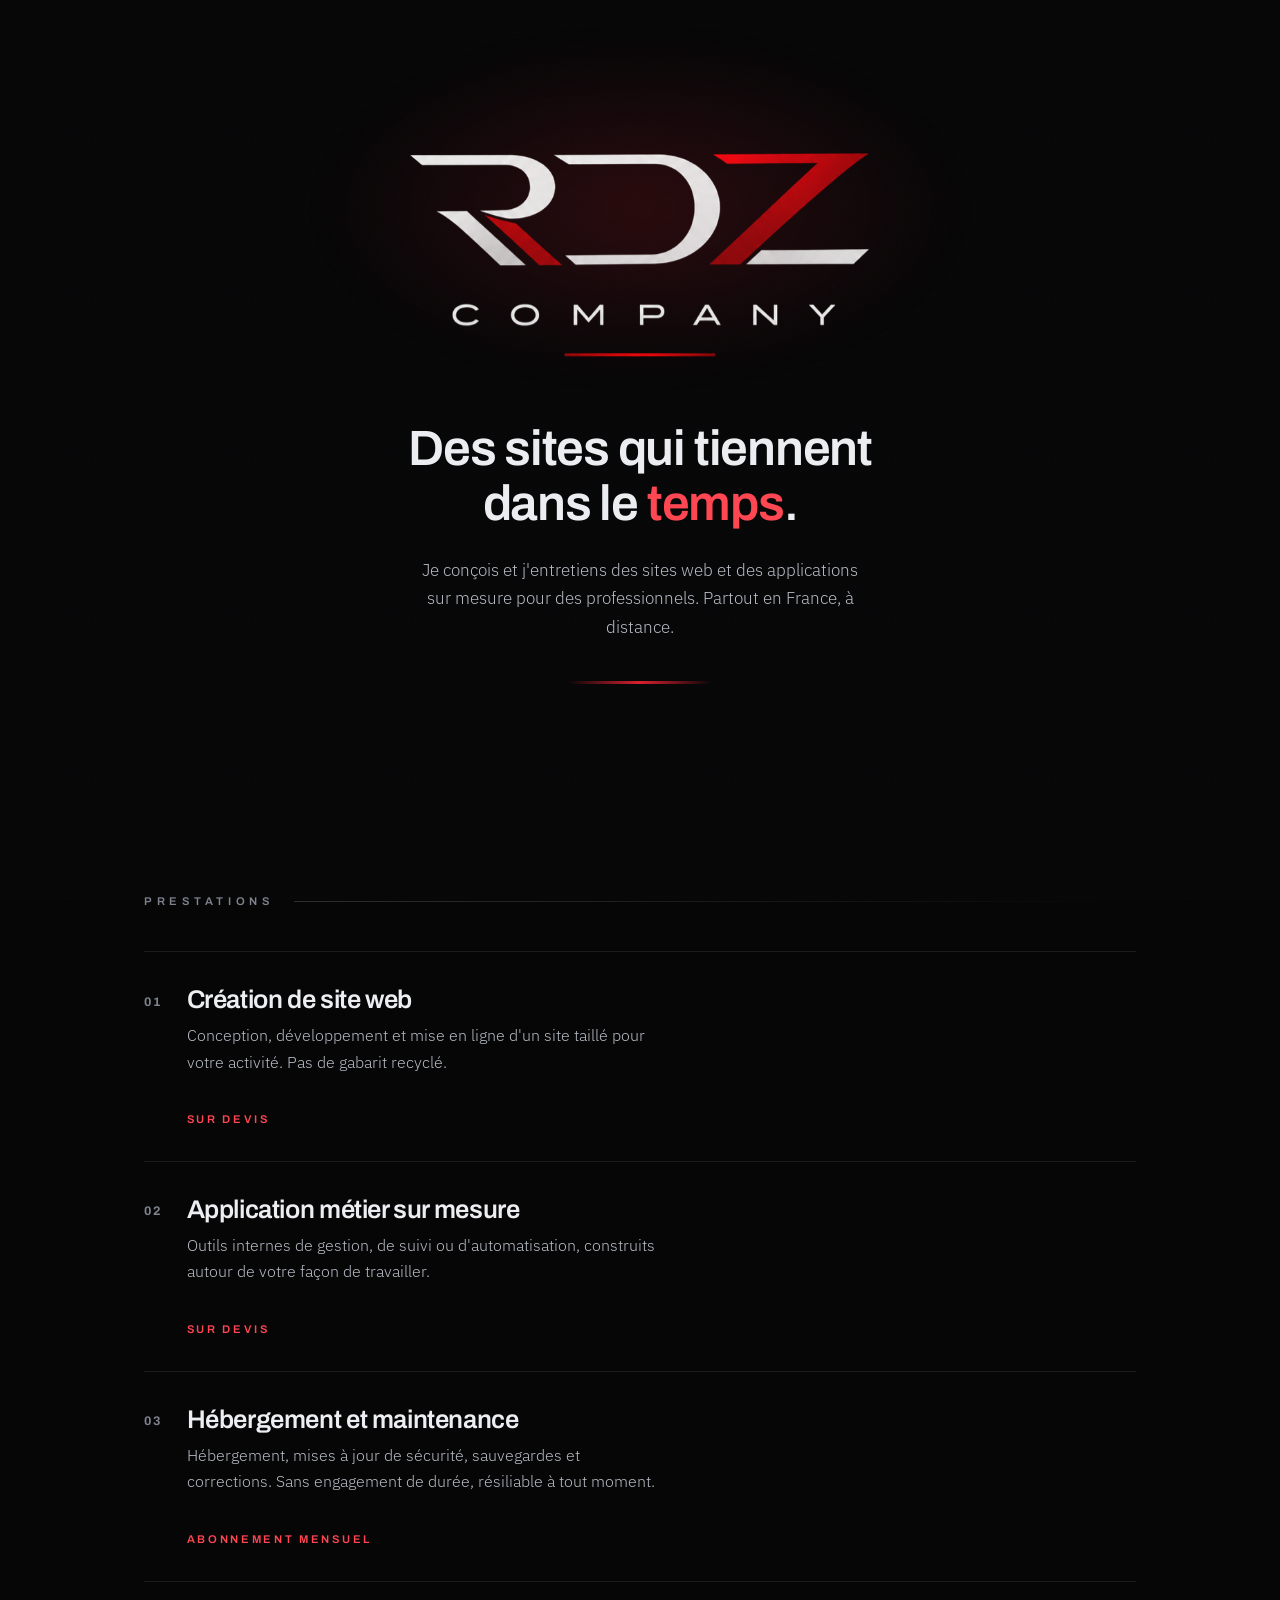
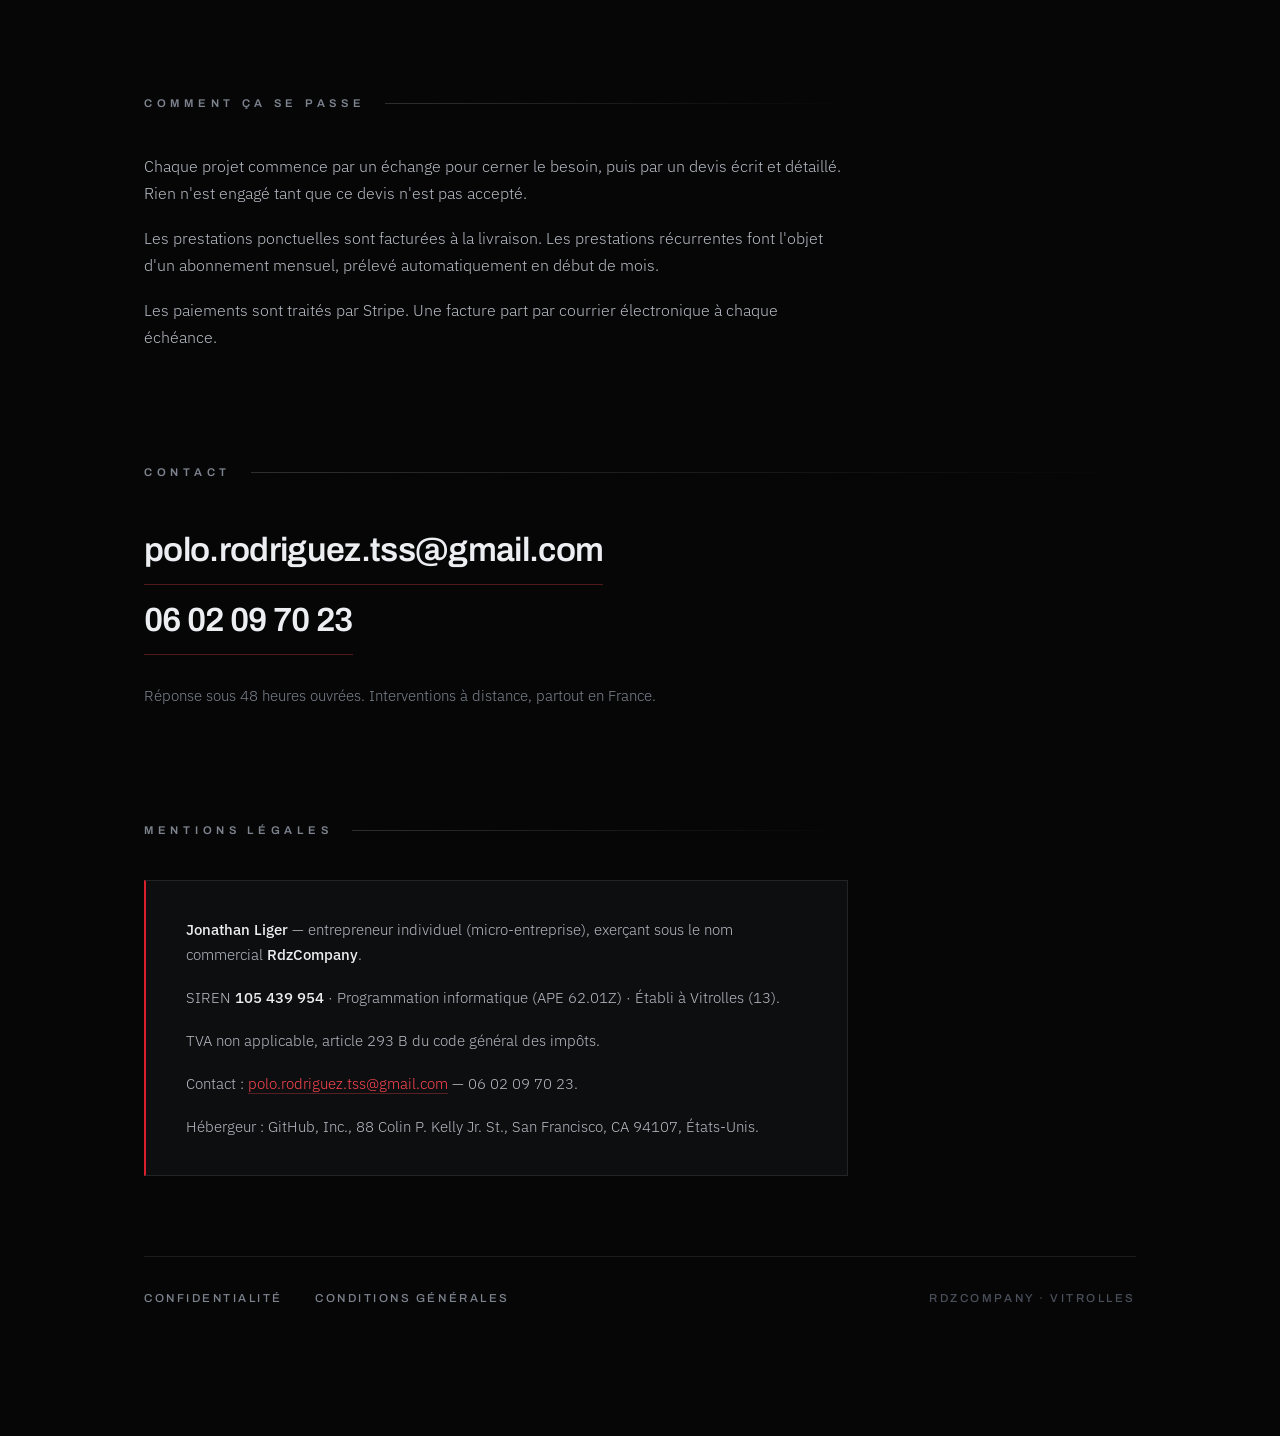
<file: index.html>
<!doctype html>
<html lang="fr">
  <head>
    <meta charset="utf-8" />
    <meta name="viewport" content="width=device-width, initial-scale=1" />
    <title>RdzCompany — Création et maintenance de sites web | Jonathan Liger</title>
    <meta
      name="description"
      content="RdzCompany, Jonathan Liger : création et maintenance de sites web et d'applications sur mesure pour les professionnels. Vitrolles (13)."
    />
    <meta name="theme-color" content="#060607" />
    <link rel="icon" href="logo.png" />
    <link rel="stylesheet" href="style.css" />
  </head>
  <body>
    <main class="page">
      <header class="hero">
        <img
          class="logo apparait d1"
          src="logo.png"
          alt="RdzCompany"
          width="740"
          height="400"
        />
        <h1 class="accroche apparait d2">
          Des sites qui tiennent dans le <em>temps</em>.
        </h1>
        <p class="sous-accroche apparait d3">
          Je conçois et j'entretiens des sites web et des applications sur
          mesure pour des professionnels. Partout en France, à distance.
        </p>
        <div class="oblique apparait d4"></div>
      </header>

      <section>
        <div class="etiquette">Prestations</div>

        <article class="prestation">
          <span class="prestation-num">01</span>
          <h2 class="prestation-nom">Création de site web</h2>
          <p class="prestation-detail">
            Conception, développement et mise en ligne d'un site taillé pour
            votre activité. Pas de gabarit recyclé.
          </p>
          <span class="prestation-prix">Sur devis</span>
        </article>

        <article class="prestation">
          <span class="prestation-num">02</span>
          <h2 class="prestation-nom">Application métier sur mesure</h2>
          <p class="prestation-detail">
            Outils internes de gestion, de suivi ou d'automatisation, construits
            autour de votre façon de travailler.
          </p>
          <span class="prestation-prix">Sur devis</span>
        </article>

        <article class="prestation">
          <span class="prestation-num">03</span>
          <h2 class="prestation-nom">Hébergement et maintenance</h2>
          <p class="prestation-detail">
            Hébergement, mises à jour de sécurité, sauvegardes et corrections.
            Sans engagement de durée, résiliable à tout moment.
          </p>
          <span class="prestation-prix">Abonnement mensuel</span>
        </article>
      </section>

      <section class="bande">
        <div class="etiquette">Comment ça se passe</div>
        <p>
          Chaque projet commence par un échange pour cerner le besoin, puis par
          un devis écrit et détaillé. Rien n'est engagé tant que ce devis n'est
          pas accepté.
        </p>
        <p>
          Les prestations ponctuelles sont facturées à la livraison. Les
          prestations récurrentes font l'objet d'un abonnement mensuel, prélevé
          automatiquement en début de mois.
        </p>
        <p>
          Les paiements sont traités par Stripe. Une facture part par courrier
          électronique à chaque échéance.
        </p>
      </section>

      <section>
        <div class="etiquette">Contact</div>
        <div class="contact-liens">
          <a class="contact-lien" href="mailto:polo.rodriguez.tss@gmail.com"
            >polo.rodriguez.tss@gmail.com</a
          >
          <a class="contact-lien" href="tel:+33602097023">06 02 09 70 23</a>
        </div>
        <p class="note">
          Réponse sous 48 heures ouvrées. Interventions à distance, partout en
          France.
        </p>
      </section>

      <section class="bande">
        <div class="etiquette">Mentions légales</div>
        <div class="mentions">
          <p>
            <strong>Jonathan Liger</strong> — entrepreneur individuel
            (micro-entreprise), exerçant sous le nom commercial
            <strong>RdzCompany</strong>.
          </p>
          <p>
            SIREN <strong>105 439 954</strong> · Programmation informatique
            (APE 62.01Z) · Établi à Vitrolles (13).
          </p>
          <p>
            TVA non applicable, article 293 B du code général des impôts.
          </p>
          <p>
            Contact :
            <a href="mailto:polo.rodriguez.tss@gmail.com"
              >polo.rodriguez.tss@gmail.com</a
            >
            — 06 02 09 70 23.
          </p>
          <p>
            Hébergeur : GitHub, Inc., 88 Colin P. Kelly Jr. St., San Francisco,
            CA 94107, États-Unis.
          </p>
        </div>
      </section>

      <footer>
        <a href="confidentialite.html">Confidentialité</a>
        <a href="conditions.html">Conditions générales</a>
        <span class="footer-marque">RdzCompany · Vitrolles</span>
      </footer>
    </main>
  </body>
</html>
</file>
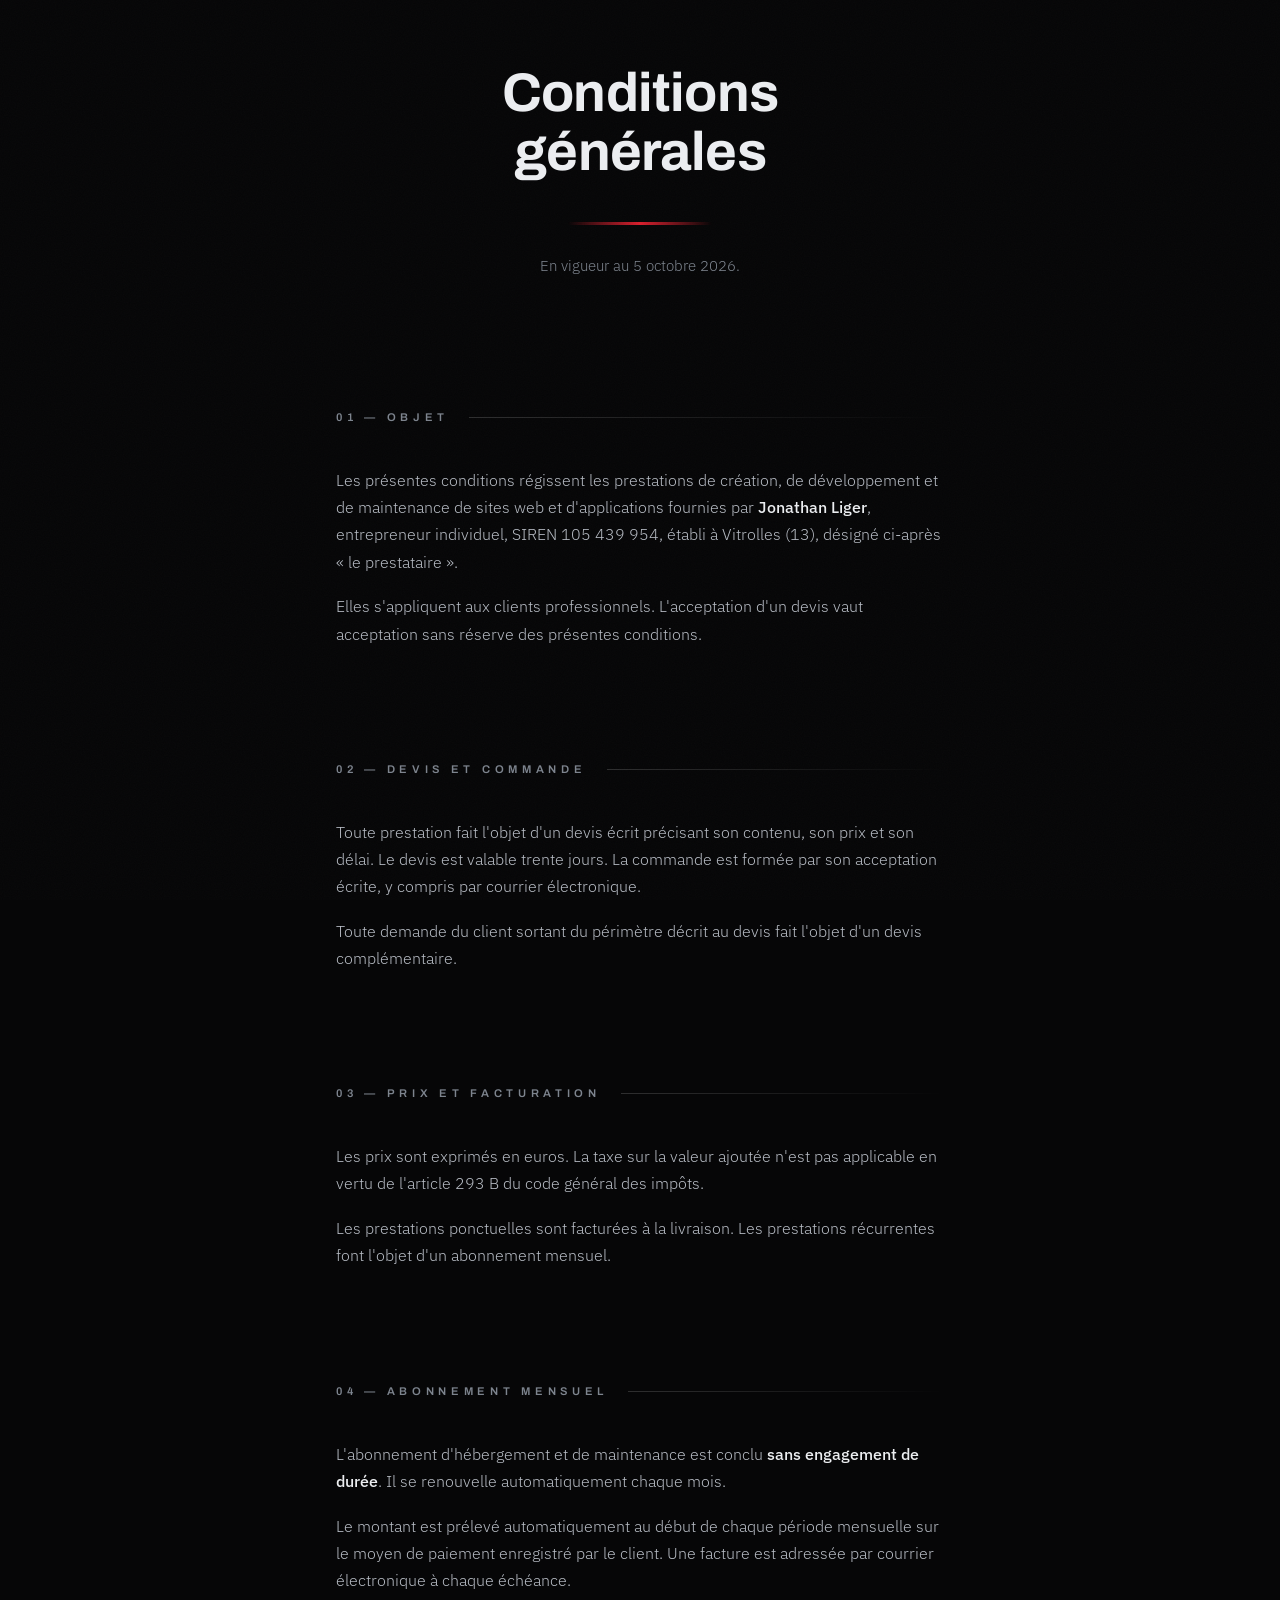
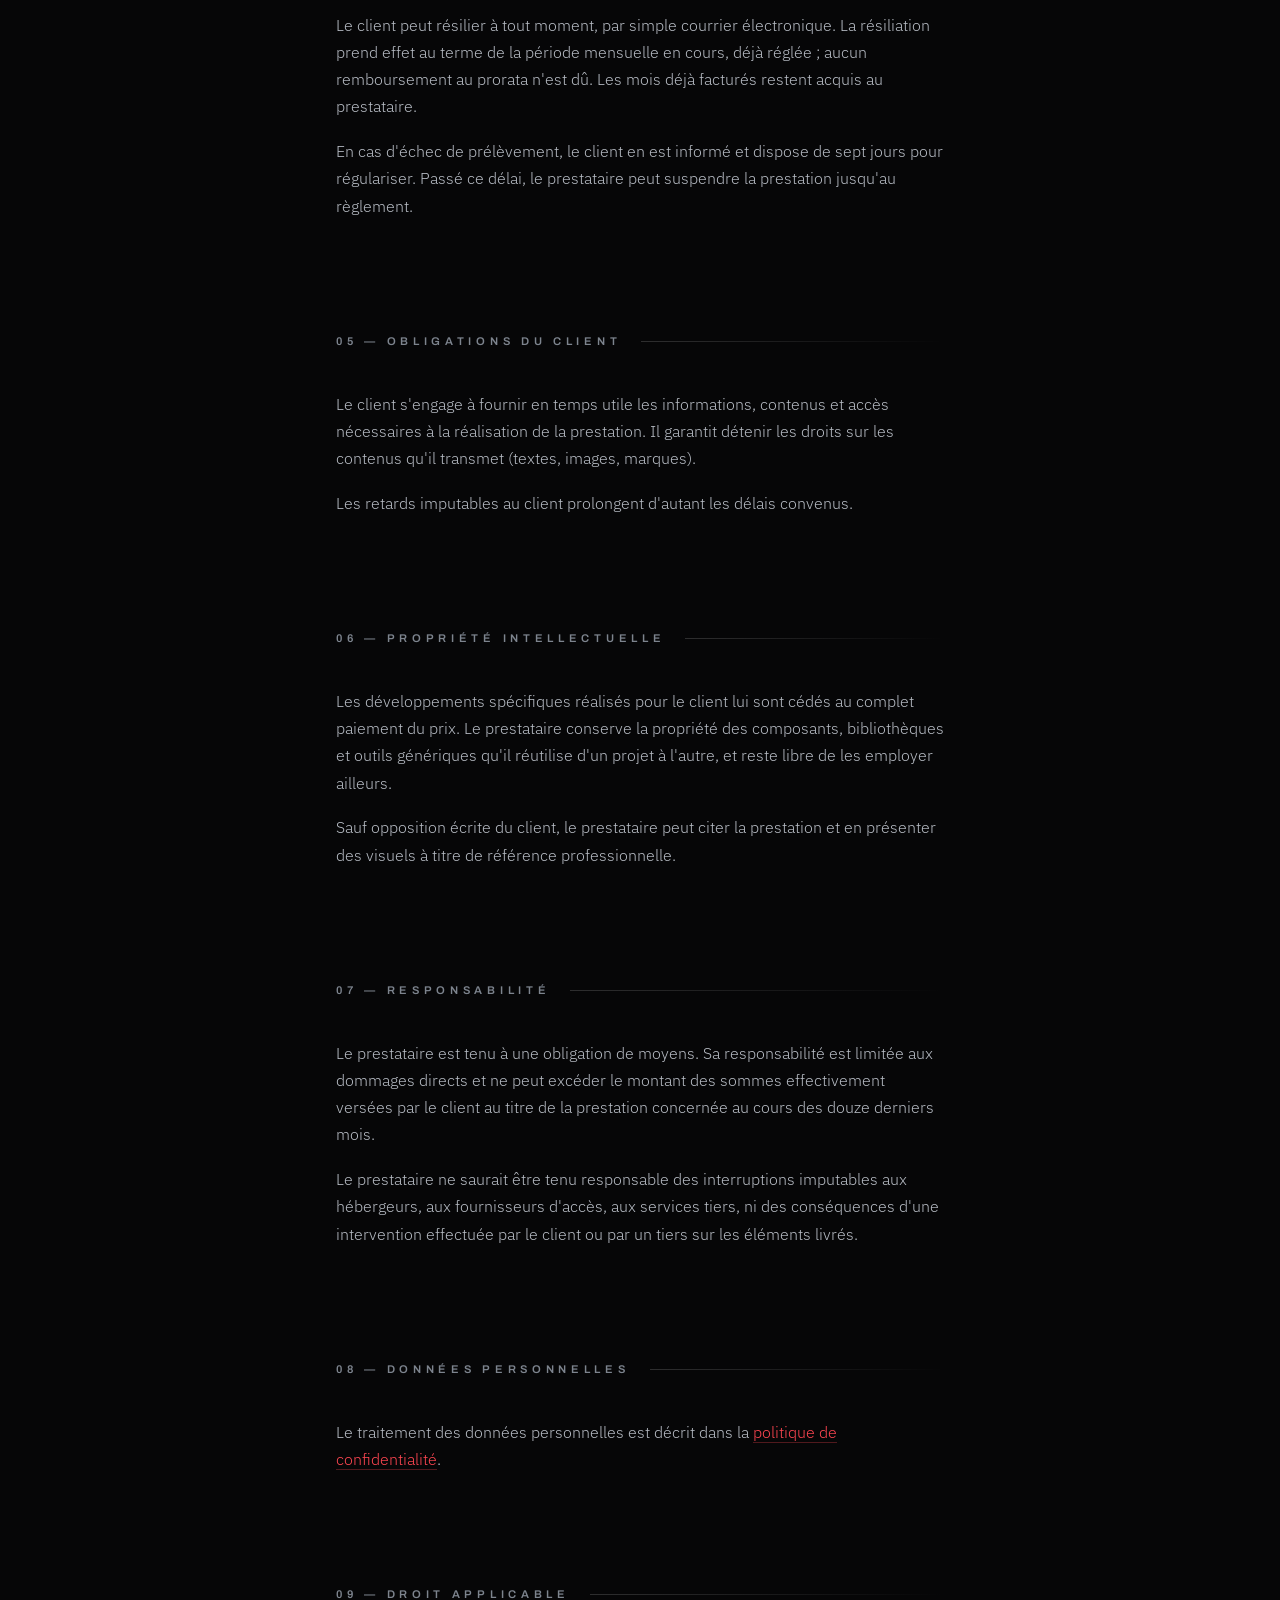
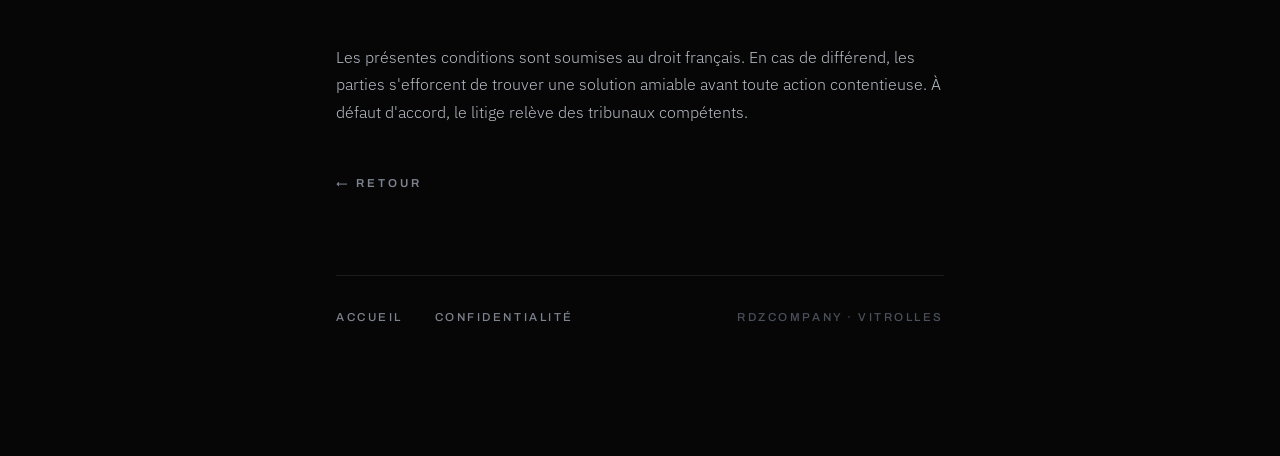
<file: conditions.html>
<!doctype html>
<html lang="fr">
  <head>
    <meta charset="utf-8" />
    <meta name="viewport" content="width=device-width, initial-scale=1" />
    <title>Conditions générales de prestation — RdzCompany</title>
    <meta
      name="description"
      content="Conditions générales de prestation de RdzCompany : devis, tarifs, abonnement mensuel, paiement, résiliation et responsabilité."
    />
    <meta name="theme-color" content="#060607" />
    <link rel="icon" href="logo.png" />
    <link rel="stylesheet" href="style.css" />
  </head>
  <body>
    <main class="page bande">
      <h1 class="titre-page apparait d1">Conditions<br />générales</h1>
      <div class="oblique apparait d2"></div>
      <p class="note apparait d3">En vigueur au 5 octobre 2026.</p>

      <section>
        <div class="etiquette">01 — Objet</div>
        <p>
          Les présentes conditions régissent les prestations de création, de
          développement et de maintenance de sites web et d'applications
          fournies par <strong>Jonathan Liger</strong>, entrepreneur individuel,
          SIREN 105 439 954, établi à Vitrolles (13), désigné ci-après
          « le prestataire ».
        </p>
        <p>
          Elles s'appliquent aux clients professionnels. L'acceptation d'un devis
          vaut acceptation sans réserve des présentes conditions.
        </p>
      </section>

      <section>
        <div class="etiquette">02 — Devis et commande</div>
        <p>
          Toute prestation fait l'objet d'un devis écrit précisant son contenu,
          son prix et son délai. Le devis est valable trente jours. La commande
          est formée par son acceptation écrite, y compris par courrier
          électronique.
        </p>
        <p>
          Toute demande du client sortant du périmètre décrit au devis fait
          l'objet d'un devis complémentaire.
        </p>
      </section>

      <section>
        <div class="etiquette">03 — Prix et facturation</div>
        <p>
          Les prix sont exprimés en euros. La taxe sur la valeur ajoutée n'est
          pas applicable en vertu de l'article 293 B du code général des impôts.
        </p>
        <p>
          Les prestations ponctuelles sont facturées à la livraison. Les
          prestations récurrentes font l'objet d'un abonnement mensuel.
        </p>
      </section>

      <section>
        <div class="etiquette">04 — Abonnement mensuel</div>
        <p>
          L'abonnement d'hébergement et de maintenance est conclu
          <strong>sans engagement de durée</strong>. Il se renouvelle
          automatiquement chaque mois.
        </p>
        <p>
          Le montant est prélevé automatiquement au début de chaque période
          mensuelle sur le moyen de paiement enregistré par le client. Une
          facture est adressée par courrier électronique à chaque échéance.
        </p>
        <p>
          Le client peut résilier à tout moment, par simple courrier
          électronique. La résiliation prend effet au terme de la période
          mensuelle en cours, déjà réglée ; aucun remboursement au prorata n'est
          dû. Les mois déjà facturés restent acquis au prestataire.
        </p>
        <p>
          En cas d'échec de prélèvement, le client en est informé et dispose de
          sept jours pour régulariser. Passé ce délai, le prestataire peut
          suspendre la prestation jusqu'au règlement.
        </p>
      </section>

      <section>
        <div class="etiquette">05 — Obligations du client</div>
        <p>
          Le client s'engage à fournir en temps utile les informations, contenus
          et accès nécessaires à la réalisation de la prestation. Il garantit
          détenir les droits sur les contenus qu'il transmet (textes, images,
          marques).
        </p>
        <p>
          Les retards imputables au client prolongent d'autant les délais
          convenus.
        </p>
      </section>

      <section>
        <div class="etiquette">06 — Propriété intellectuelle</div>
        <p>
          Les développements spécifiques réalisés pour le client lui sont cédés
          au complet paiement du prix. Le prestataire conserve la propriété des
          composants, bibliothèques et outils génériques qu'il réutilise d'un
          projet à l'autre, et reste libre de les employer ailleurs.
        </p>
        <p>
          Sauf opposition écrite du client, le prestataire peut citer la
          prestation et en présenter des visuels à titre de référence
          professionnelle.
        </p>
      </section>

      <section>
        <div class="etiquette">07 — Responsabilité</div>
        <p>
          Le prestataire est tenu à une obligation de moyens. Sa responsabilité
          est limitée aux dommages directs et ne peut excéder le montant des
          sommes effectivement versées par le client au titre de la prestation
          concernée au cours des douze derniers mois.
        </p>
        <p>
          Le prestataire ne saurait être tenu responsable des interruptions
          imputables aux hébergeurs, aux fournisseurs d'accès, aux services
          tiers, ni des conséquences d'une intervention effectuée par le client
          ou par un tiers sur les éléments livrés.
        </p>
      </section>

      <section>
        <div class="etiquette">08 — Données personnelles</div>
        <p>
          Le traitement des données personnelles est décrit dans la
          <a href="confidentialite.html">politique de confidentialité</a>.
        </p>
      </section>

      <section>
        <div class="etiquette">09 — Droit applicable</div>
        <p>
          Les présentes conditions sont soumises au droit français. En cas de
          différend, les parties s'efforcent de trouver une solution amiable
          avant toute action contentieuse. À défaut d'accord, le litige relève
          des tribunaux compétents.
        </p>
      </section>

      <a class="retour" href="index.html">← Retour</a>

      <footer>
        <a href="index.html">Accueil</a>
        <a href="confidentialite.html">Confidentialité</a>
        <span class="footer-marque">RdzCompany · Vitrolles</span>
      </footer>
    </main>
  </body>
</html>
</file>
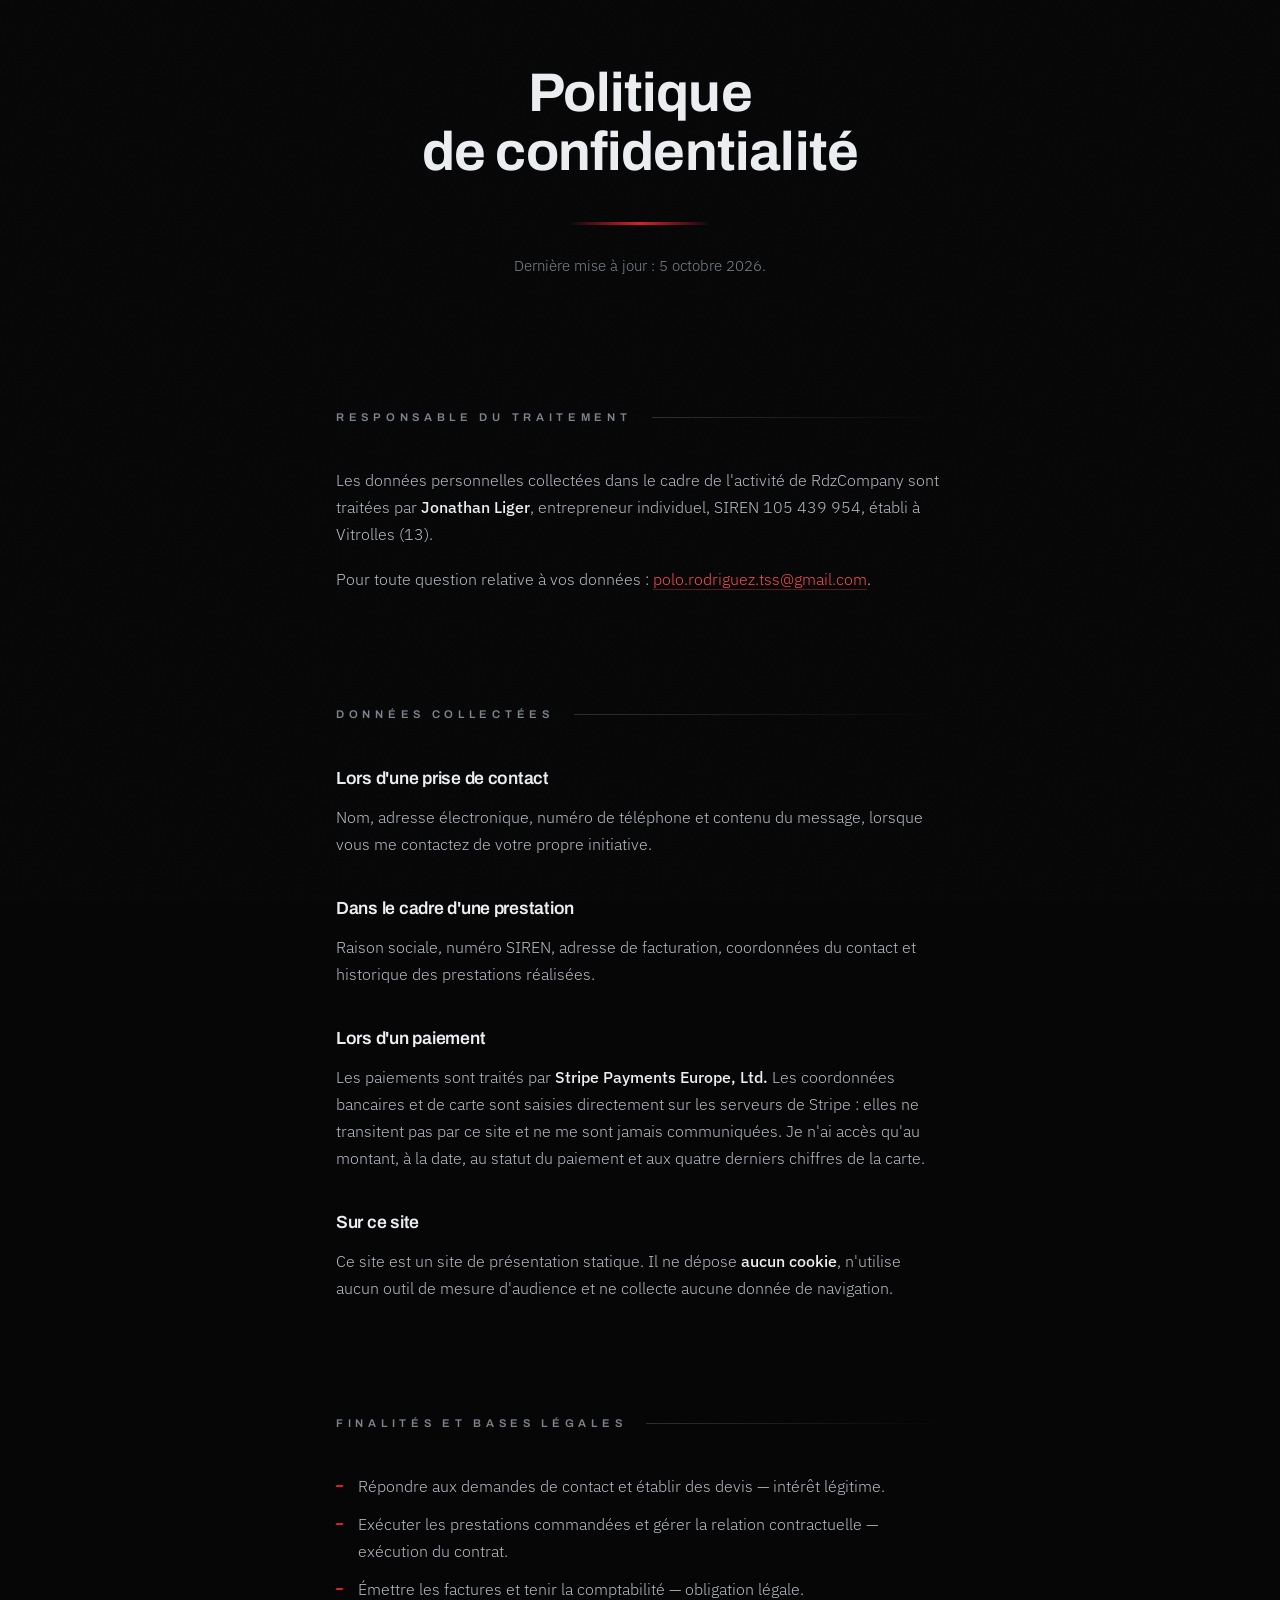
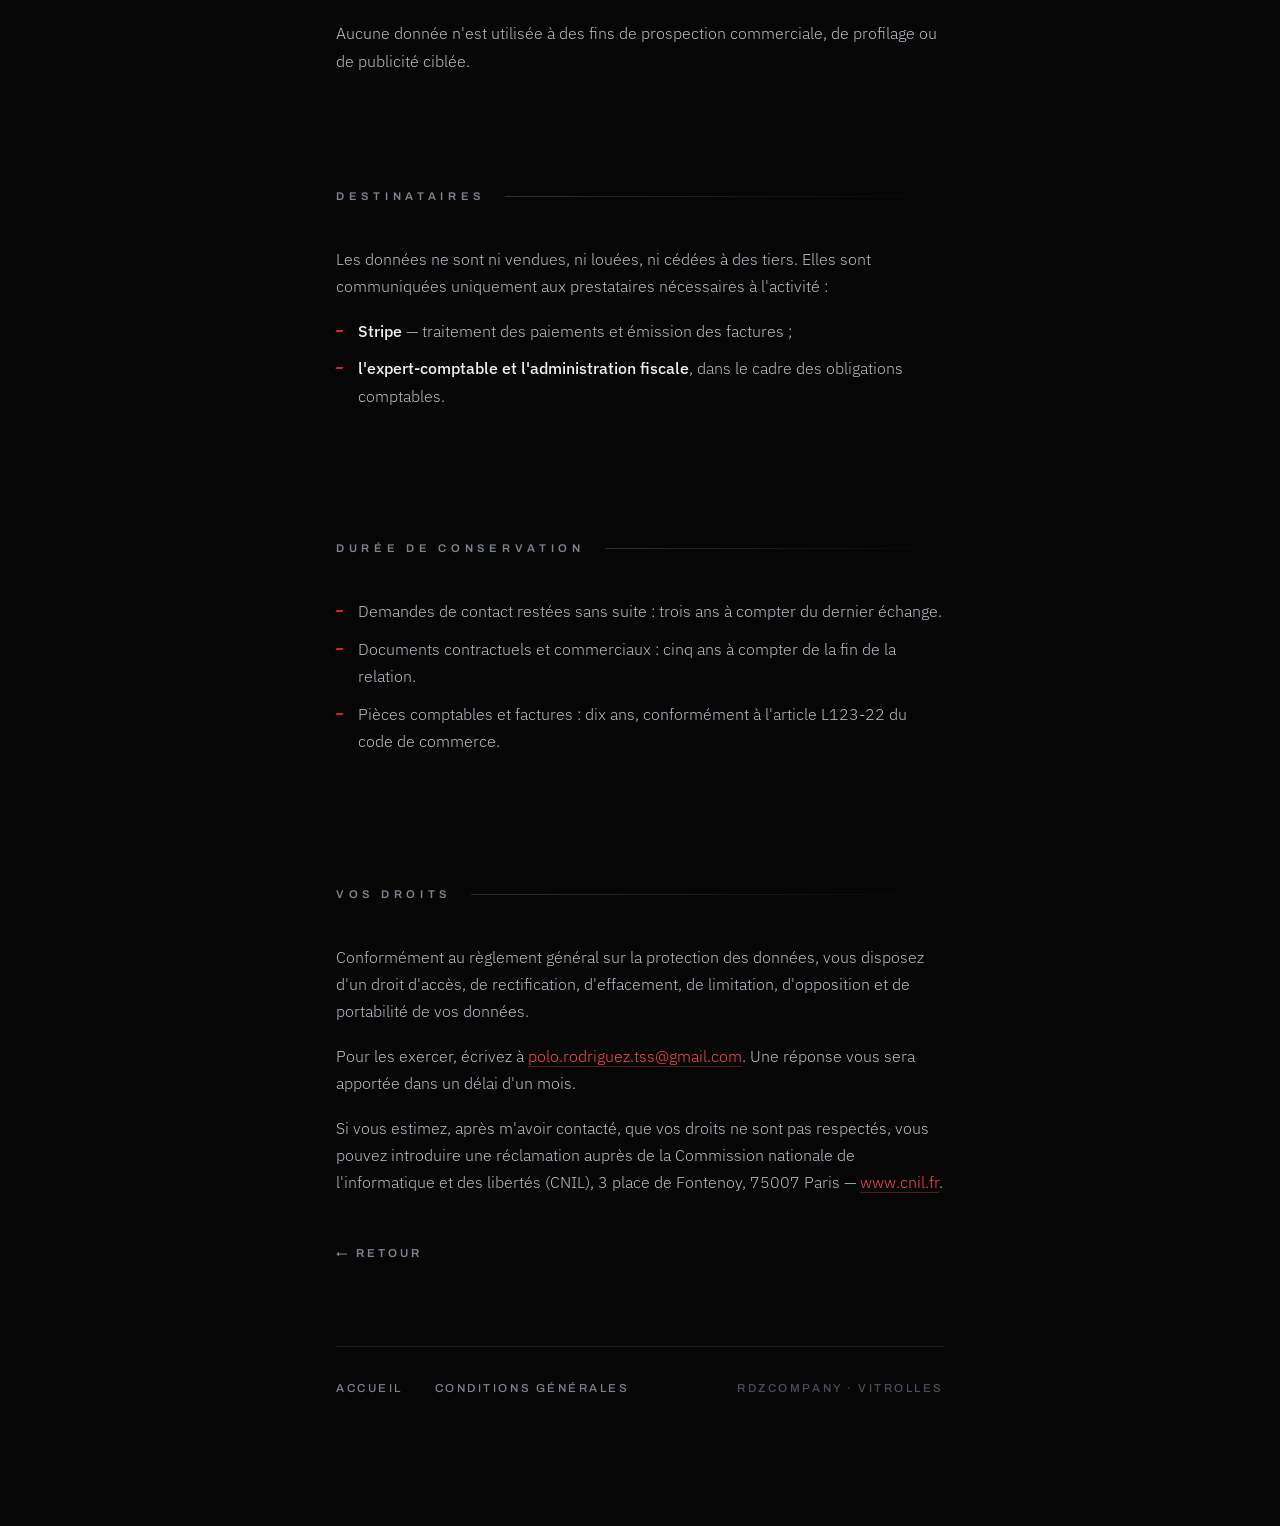
<file: confidentialite.html>
<!doctype html>
<html lang="fr">
  <head>
    <meta charset="utf-8" />
    <meta name="viewport" content="width=device-width, initial-scale=1" />
    <title>Politique de confidentialité — RdzCompany</title>
    <meta
      name="description"
      content="Politique de confidentialité de RdzCompany : données collectées, utilisation, durée de conservation et droits des personnes."
    />
    <meta name="theme-color" content="#060607" />
    <link rel="icon" href="logo.png" />
    <link rel="stylesheet" href="style.css" />
  </head>
  <body>
    <main class="page bande">
      <h1 class="titre-page apparait d1">Politique<br />de confidentialité</h1>
      <div class="oblique apparait d2"></div>
      <p class="note apparait d3">Dernière mise à jour : 5 octobre 2026.</p>

      <section>
        <div class="etiquette">Responsable du traitement</div>
        <p>
          Les données personnelles collectées dans le cadre de l'activité de
          RdzCompany sont traitées par <strong>Jonathan Liger</strong>,
          entrepreneur individuel, SIREN 105 439 954, établi à Vitrolles (13).
        </p>
        <p>
          Pour toute question relative à vos données :
          <a href="mailto:polo.rodriguez.tss@gmail.com"
            >polo.rodriguez.tss@gmail.com</a
          >.
        </p>
      </section>

      <section>
        <div class="etiquette">Données collectées</div>

        <h3>Lors d'une prise de contact</h3>
        <p>
          Nom, adresse électronique, numéro de téléphone et contenu du message,
          lorsque vous me contactez de votre propre initiative.
        </p>

        <h3>Dans le cadre d'une prestation</h3>
        <p>
          Raison sociale, numéro SIREN, adresse de facturation, coordonnées du
          contact et historique des prestations réalisées.
        </p>

        <h3>Lors d'un paiement</h3>
        <p>
          Les paiements sont traités par
          <strong>Stripe Payments Europe, Ltd.</strong> Les coordonnées
          bancaires et de carte sont saisies directement sur les serveurs de
          Stripe : elles ne transitent pas par ce site et ne me sont jamais
          communiquées. Je n'ai accès qu'au montant, à la date, au statut du
          paiement et aux quatre derniers chiffres de la carte.
        </p>

        <h3>Sur ce site</h3>
        <p>
          Ce site est un site de présentation statique. Il ne dépose
          <strong>aucun cookie</strong>, n'utilise aucun outil de mesure
          d'audience et ne collecte aucune donnée de navigation.
        </p>
      </section>

      <section>
        <div class="etiquette">Finalités et bases légales</div>
        <ul>
          <li>
            Répondre aux demandes de contact et établir des devis — intérêt
            légitime.
          </li>
          <li>
            Exécuter les prestations commandées et gérer la relation
            contractuelle — exécution du contrat.
          </li>
          <li>
            Émettre les factures et tenir la comptabilité — obligation légale.
          </li>
        </ul>
        <p>
          Aucune donnée n'est utilisée à des fins de prospection commerciale, de
          profilage ou de publicité ciblée.
        </p>
      </section>

      <section>
        <div class="etiquette">Destinataires</div>
        <p>
          Les données ne sont ni vendues, ni louées, ni cédées à des tiers. Elles
          sont communiquées uniquement aux prestataires nécessaires à l'activité :
        </p>
        <ul>
          <li>
            <strong>Stripe</strong> — traitement des paiements et émission des
            factures ;
          </li>
          <li>
            <strong>l'expert-comptable et l'administration fiscale</strong>, dans
            le cadre des obligations comptables.
          </li>
        </ul>
      </section>

      <section>
        <div class="etiquette">Durée de conservation</div>
        <ul>
          <li>
            Demandes de contact restées sans suite : trois ans à compter du
            dernier échange.
          </li>
          <li>
            Documents contractuels et commerciaux : cinq ans à compter de la fin
            de la relation.
          </li>
          <li>
            Pièces comptables et factures : dix ans, conformément à l'article
            L123-22 du code de commerce.
          </li>
        </ul>
      </section>

      <section>
        <div class="etiquette">Vos droits</div>
        <p>
          Conformément au règlement général sur la protection des données, vous
          disposez d'un droit d'accès, de rectification, d'effacement, de
          limitation, d'opposition et de portabilité de vos données.
        </p>
        <p>
          Pour les exercer, écrivez à
          <a href="mailto:polo.rodriguez.tss@gmail.com"
            >polo.rodriguez.tss@gmail.com</a
          >. Une réponse vous sera apportée dans un délai d'un mois.
        </p>
        <p>
          Si vous estimez, après m'avoir contacté, que vos droits ne sont pas
          respectés, vous pouvez introduire une réclamation auprès de la
          Commission nationale de l'informatique et des libertés (CNIL),
          3 place de Fontenoy, 75007 Paris —
          <a href="https://www.cnil.fr">www.cnil.fr</a>.
        </p>
      </section>

      <a class="retour" href="index.html">← Retour</a>

      <footer>
        <a href="index.html">Accueil</a>
        <a href="conditions.html">Conditions générales</a>
        <span class="footer-marque">RdzCompany · Vitrolles</span>
      </footer>
    </main>
  </body>
</html>
</file>
<file: style.css>
@import url("https://fonts.googleapis.com/css2?family=Archivo:wght@400;500;600;700;800&family=IBM+Plex+Sans:wght@300;400;500&display=swap");

:root {
  --noir: #060607;
  --noir-releve: #0d0e10;
  --argent: #eceef1;
  --argent-doux: #b7bcc4;
  --gris: #7d848e;
  --rouge: #d91f2d;
  --rouge-vif: #ff4651;
  --trait: rgba(255, 255, 255, 0.09);
  --trait-fort: rgba(255, 255, 255, 0.16);

  --display: "Archivo", "Helvetica Neue", sans-serif;
  --corps: "IBM Plex Sans", "Helvetica Neue", sans-serif;
}

*,
*::before,
*::after {
  box-sizing: border-box;
  margin: 0;
  padding: 0;
}

html {
  scroll-behavior: smooth;
}

body {
  font-family: var(--corps);
  font-weight: 300;
  color: var(--argent-doux);
  background: var(--noir);
  line-height: 1.7;
  -webkit-font-smoothing: antialiased;
  overflow-x: hidden;
}

/* Grain : texture fine qui casse l'aplat noir */
body::after {
  content: "";
  position: fixed;
  inset: 0;
  pointer-events: none;
  z-index: 99;
  opacity: 0.025;
  background-image: url("data:image/svg+xml,%3Csvg xmlns='http://www.w3.org/2000/svg' width='160' height='160'%3E%3Cfilter id='n'%3E%3CfeTurbulence type='fractalNoise' baseFrequency='0.85' numOctaves='3'/%3E%3C/filter%3E%3Crect width='160' height='160' filter='url(%23n)'/%3E%3C/svg%3E");
}

/* ───────── Structure ───────── */

.page {
  max-width: 68rem;
  margin: 0 auto;
  padding: 0 1.5rem 5rem;
}

@media (min-width: 900px) {
  .page {
    padding: 0 3rem 8rem;
  }
}

.bande {
  max-width: 44rem;
}

/* ───────── Hero ───────── */

.hero {
  position: relative;
  padding: 4.5rem 0 4rem;
  text-align: center;
}

@media (min-width: 900px) {
  .hero {
    padding: 7rem 0 6rem;
  }
}

/* Halo rouge diffus derrière le logo */
.hero::before {
  content: "";
  position: absolute;
  top: 2rem;
  left: 50%;
  transform: translateX(-50%);
  width: min(42rem, 110%);
  height: 22rem;
  background: radial-gradient(
    ellipse at center,
    rgba(217, 31, 45, 0.17),
    transparent 68%
  );
  filter: blur(18px);
  pointer-events: none;
  z-index: -1;
}

.logo {
  display: block;
  width: min(100%, 21rem);
  height: auto;
  margin: 0 auto;
  mix-blend-mode: screen;
}

@media (min-width: 900px) {
  .logo {
    width: 32rem;
  }
}

.accroche {
  font-family: var(--display);
  font-weight: 600;
  font-size: clamp(1.75rem, 5.2vw, 3.1rem);
  line-height: 1.12;
  letter-spacing: -0.025em;
  color: var(--argent);
  max-width: 20ch;
  margin: 2rem auto 0;
}

.accroche em {
  font-style: normal;
  color: var(--rouge-vif);
}

.sous-accroche {
  margin: 1.5rem auto 0;
  font-size: 1.05rem;
  max-width: 44ch;
}

/* Barre oblique décorative, écho des angles du logo */
.oblique {
  height: 3px;
  width: 7rem;
  margin-top: 2.5rem;
  background: linear-gradient(90deg, var(--rouge), rgba(217, 31, 45, 0));
  transform: skewX(-28deg);
}

/* Centrée, l'oblique s'éteint des deux côtés */
.hero .oblique,
.titre-page + .oblique {
  width: 9rem;
  margin-left: auto;
  margin-right: auto;
  background: linear-gradient(
    90deg,
    rgba(217, 31, 45, 0),
    var(--rouge),
    rgba(217, 31, 45, 0)
  );
}

.titre-page {
  text-align: center;
}

.titre-page + .oblique + .note {
  text-align: center;
}

/* ───────── Sections ───────── */

section {
  padding-top: 4.5rem;
}

@media (min-width: 900px) {
  section {
    padding-top: 7rem;
  }
}

.etiquette {
  font-family: var(--display);
  font-size: 0.7rem;
  font-weight: 600;
  letter-spacing: 0.42em;
  text-transform: uppercase;
  color: var(--gris);
  display: flex;
  align-items: center;
  gap: 1.25rem;
  margin-bottom: 2.5rem;
}

.etiquette::after {
  content: "";
  flex: 1;
  height: 1px;
  background: linear-gradient(90deg, var(--trait-fort), transparent);
}

h1,
h2,
h3 {
  font-family: var(--display);
  color: var(--argent);
  letter-spacing: -0.015em;
}

.titre-page {
  font-size: clamp(2rem, 6vw, 3.4rem);
  font-weight: 700;
  line-height: 1.08;
  padding-top: 4rem;
}

h3 {
  font-size: 1.1rem;
  font-weight: 600;
  margin: 2.25rem 0 0.6rem;
}

p {
  margin-bottom: 1.1rem;
}

p:last-child {
  margin-bottom: 0;
}

ul {
  margin: 0 0 1.1rem 0;
  list-style: none;
}

li {
  position: relative;
  padding-left: 1.4rem;
  margin-bottom: 0.65rem;
}

li::before {
  content: "";
  position: absolute;
  left: 0;
  top: 0.75em;
  width: 7px;
  height: 2px;
  background: var(--rouge);
  transform: skewX(-28deg);
}

strong {
  color: var(--argent);
  font-weight: 500;
}

/* ───────── Prestations ───────── */

.prestation {
  position: relative;
  display: grid;
  grid-template-columns: auto 1fr;
  gap: 0.35rem 1.5rem;
  padding: 2rem 0;
  border-top: 1px solid var(--trait);
  transition: border-color 0.35s ease;
}

.prestation:last-of-type {
  border-bottom: 1px solid var(--trait);
}

.prestation:hover {
  border-color: var(--trait-fort);
}

.prestation-num {
  font-family: var(--display);
  font-size: 0.78rem;
  font-weight: 700;
  letter-spacing: 0.18em;
  color: var(--gris);
  padding-top: 0.45rem;
  transition: color 0.35s ease;
}

.prestation:hover .prestation-num {
  color: var(--rouge-vif);
}

.prestation-nom {
  font-family: var(--display);
  font-size: 1.3rem;
  font-weight: 600;
  color: var(--argent);
  line-height: 1.25;
}

@media (min-width: 900px) {
  .prestation-nom {
    font-size: 1.6rem;
  }
}

.prestation-detail {
  grid-column: 2;
  max-width: 48ch;
  font-size: 0.975rem;
}

.prestation-prix {
  grid-column: 2;
  margin-top: 0.75rem;
  font-family: var(--display);
  font-size: 0.7rem;
  font-weight: 600;
  letter-spacing: 0.24em;
  text-transform: uppercase;
  color: var(--rouge-vif);
}

/* ───────── Contact ───────── */

.contact-liens {
  display: flex;
  flex-direction: column;
  gap: 0.4rem;
}

.contact-lien {
  font-family: var(--display);
  font-size: clamp(1.3rem, 4.2vw, 2.1rem);
  font-weight: 600;
  letter-spacing: -0.02em;
  color: var(--argent);
  text-decoration: none;
  width: fit-content;
  position: relative;
  padding-bottom: 0.15em;
}

.contact-lien::after {
  content: "";
  position: absolute;
  left: 0;
  bottom: 0;
  width: 100%;
  height: 2px;
  background: var(--rouge);
  transform: scaleX(0);
  transform-origin: left;
  transition: transform 0.4s cubic-bezier(0.22, 1, 0.36, 1);
}

.contact-lien:hover::after,
.contact-lien:focus-visible::after {
  transform: scaleX(1);
}

.note {
  margin-top: 1.75rem;
  font-size: 0.95rem;
  color: var(--gris);
}

/* ───────── Mentions ───────── */

.mentions {
  background: var(--noir-releve);
  border: 1px solid var(--trait);
  border-left: 2px solid var(--rouge);
  padding: 1.75rem;
  font-size: 0.93rem;
}

@media (min-width: 900px) {
  .mentions {
    padding: 2.25rem 2.5rem;
  }
}

/* ───────── Liens et navigation ───────── */

a {
  color: var(--rouge-vif);
  text-decoration: none;
  border-bottom: 1px solid rgba(255, 70, 81, 0.3);
  transition: border-color 0.25s ease;
}

a:hover {
  border-color: var(--rouge-vif);
}

.retour {
  display: inline-block;
  margin-top: 3rem;
  font-family: var(--display);
  font-size: 0.72rem;
  font-weight: 600;
  letter-spacing: 0.26em;
  text-transform: uppercase;
  color: var(--gris);
  border-bottom: none;
}

.retour:hover {
  color: var(--rouge-vif);
}

footer {
  margin-top: 5rem;
  padding-top: 2rem;
  border-top: 1px solid var(--trait);
  display: flex;
  flex-wrap: wrap;
  gap: 0.75rem 2rem;
  align-items: center;
  font-family: var(--display);
  font-size: 0.72rem;
  font-weight: 500;
  letter-spacing: 0.22em;
  text-transform: uppercase;
}

footer a {
  color: var(--gris);
  border-bottom: none;
}

footer a:hover {
  color: var(--argent);
}

.footer-marque {
  margin-left: auto;
  color: #4a505a;
}

/* ───────── Entrée en cascade ───────── */

.apparait {
  opacity: 0;
  transform: translateY(18px);
  animation: monte 0.85s cubic-bezier(0.22, 1, 0.36, 1) forwards;
}

.d1 { animation-delay: 0.05s; }
.d2 { animation-delay: 0.17s; }
.d3 { animation-delay: 0.29s; }
.d4 { animation-delay: 0.41s; }

@keyframes monte {
  to {
    opacity: 1;
    transform: translateY(0);
  }
}

@media (prefers-reduced-motion: reduce) {
  html {
    scroll-behavior: auto;
  }
  .apparait {
    opacity: 1;
    transform: none;
    animation: none;
  }
  * {
    transition-duration: 0.01ms !important;
  }
}
</file>
